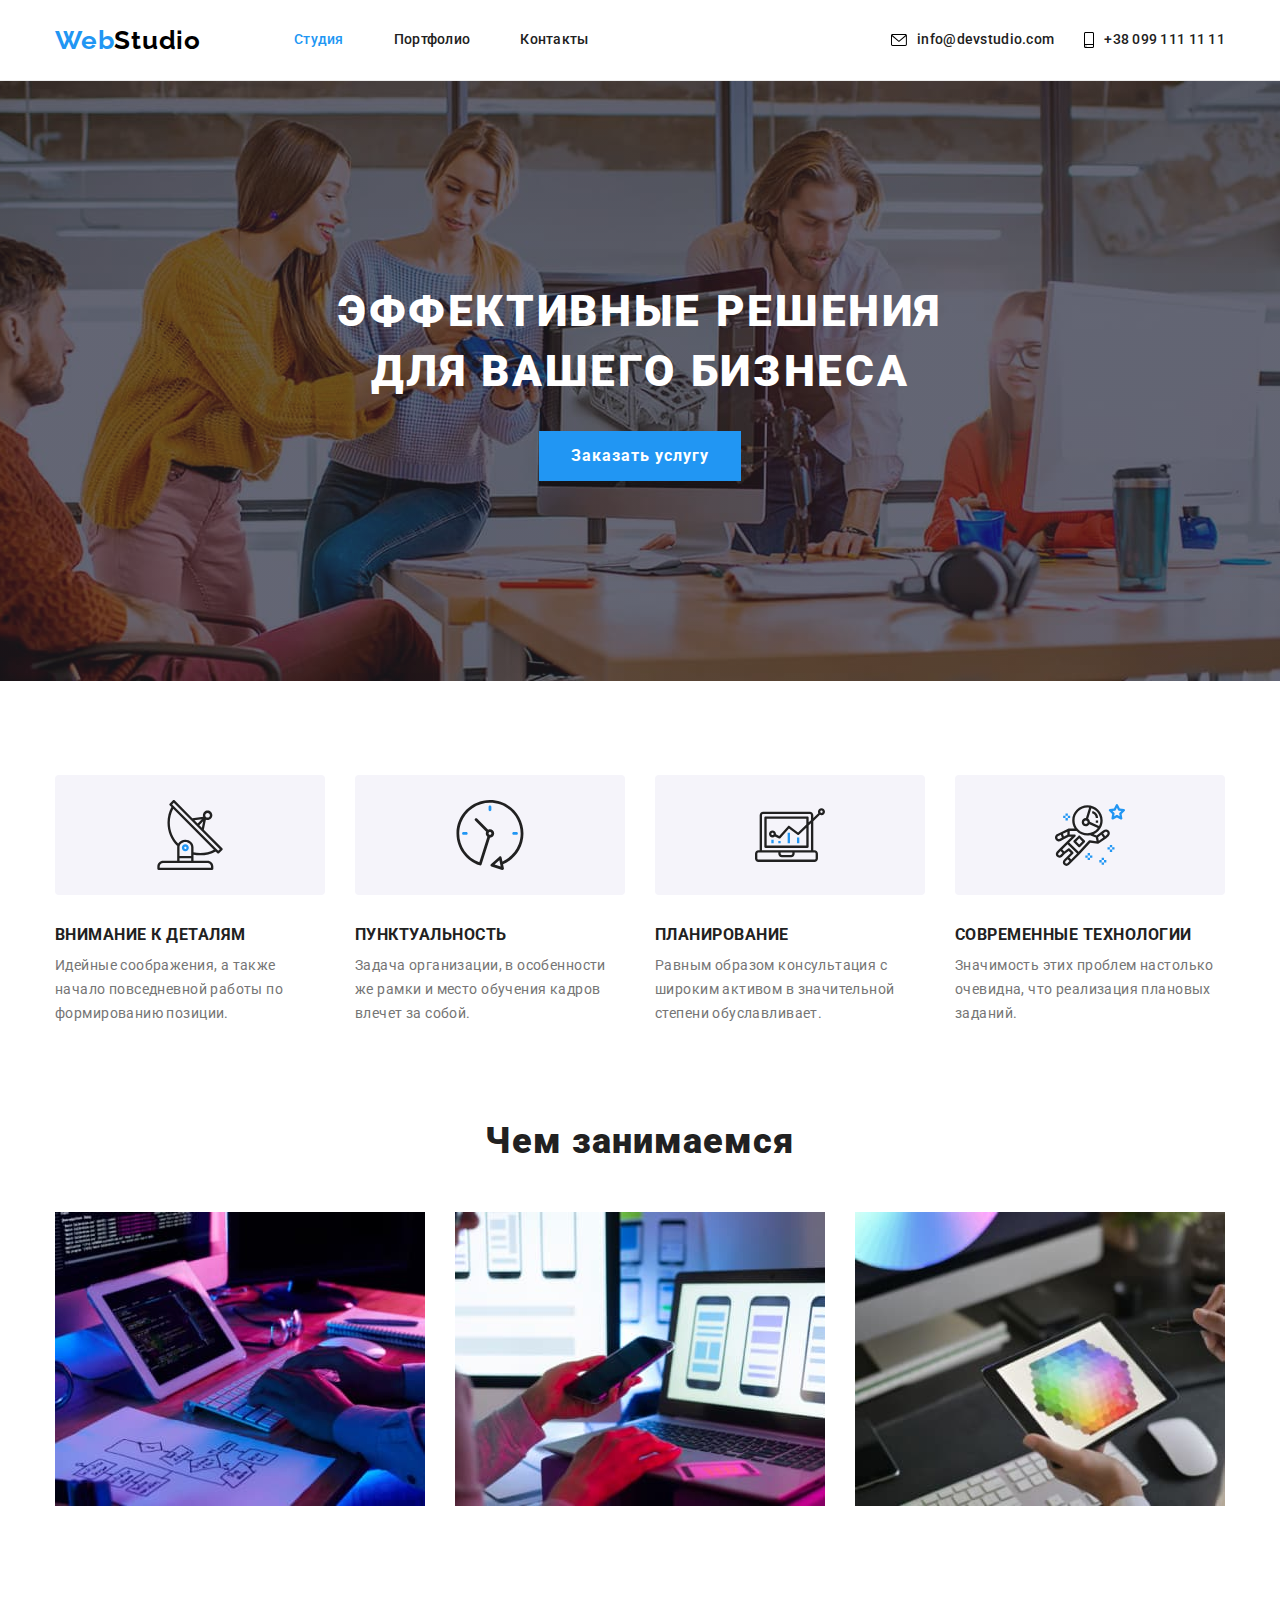
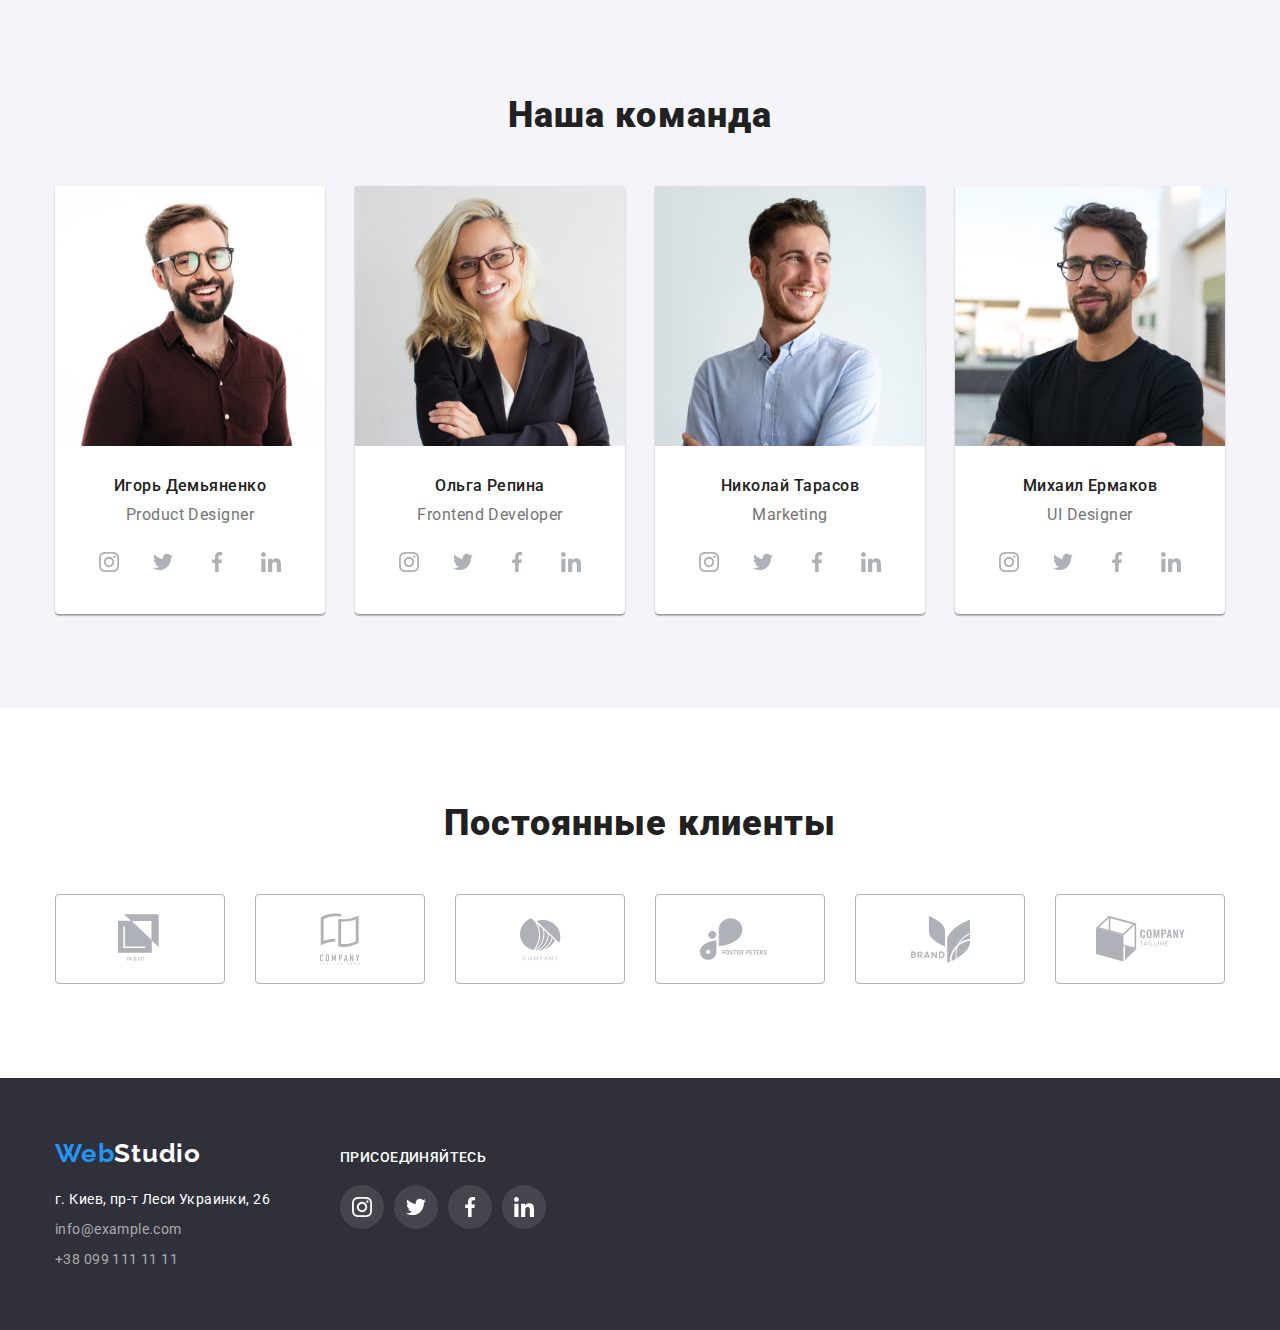
<file: index.html>
<!DOCTYPE html>
<html lang="ru">

<head>
    <meta charset="UTF-8" />
    <meta name="viewport" content="width=device-width, initial-scale=1.0" />
    <title lang="en">WebStudio</title>
    <link href="https://fonts.googleapis.com/css2?family=Roboto:wght@400;500;700;900&display=swap" rel="stylesheet">
    <link rel="stylesheet" href="https://cdnjs.cloudflare.com/ajax/libs/modern-normalize/1.0.0/modern-normalize.min.css">
    <link rel="stylesheet" href="./css/style.css">
</head>
 
<body>
    <!--шапка-->
    <header class="header">
        <div class="container header-container">
            <nav class="navigate">
                <a href="./index.html" class="link logo"><span>Web</span>Studio</a>
                <ul class="list menu site-nav">
                    <li class="menu-item"><a href="./index.html" class=" link-current">Студия</a></li>
                    <li class="menu-item"><a href="./portfolio.html" class="link menu-link">Портфолио</a></li>
                    <li class="menu-item"><a href="#contacts" class="link menu-link ">Контакты</a></li>
                </ul> 
            </nav>    
                <ul class="list menu contacts-top">
                    <li class="menu-item">
                        <a href="mailto:info@devstudio.com" class="link menu-link link-contacts">
                            <svg class="svg-item" width="16" height="12">
                                <use href="./images/sprite.svg#icon-envelope"></use>
                            </svg>
                            info@devstudio.com
                        </a>
                    </li>
                    <li class="menu-item">
                        <a href="tel:380991111111" class="link menu-link link-contacts">
                            <svg class="svg-item" width="10" height="16">
                                <use href="./images/sprite.svg#icon-smartphone"></use>
                            </svg> 
                            +38 099 111 11 11
                        </a>
                    </li>
                </ul>
        </div>
   </header>

    <main>
        <!--герой-->
        
        <section class="hero overlay">
            <div class="container hero-box ">
                <h1 class="page-title no-margin">Эффективные решения <br />для вашего бизнеса</h1>
                <button class="main-btn" type="button">Заказать услугу</button>
            </div>    
        </section>
        

        <!--особенности-->
        <section class="benefits">
            <div class="container">
                <h2 class="visually-hidden">Преимущества</h2>
                <ul class="list menu-benefits menu">
                    <li class="item">
                        <div class="icon">
                            <svg class="svg-item">
                                <use href="./images/sprite.svg#icon-antenna"></use>
                            </svg>
                        </div>
                        <h3 class="p-title no-margin">Внимание к деталям</h3>
                        <p class="text">
                            Идейные соображения, а также начало повседневной работы по
                            формированию позиции.
                        </p>
                    </li>
                    <li class="item">
                        <div class="icon">
                            <svg class="svg-item">
                                <use href="./images/sprite.svg#icon-clock"></use>
                            </svg>
                        </div>
                        <h3  class="p-title no-margin">Пунктуальность</h3>
                        <p class="text no-margin">
                            Задача организации, в особенности же рамки и место обучения кадров
                            влечет за собой.
                        </p>
                    </li>
                    <li class="item">
                        <div class="icon">
                            <svg class="svg-item">
                                <use href="./images/sprite.svg#icon-diagram"></use>
                            </svg>
                        </div>
                        <h3  class="p-title no-margin">Планирование</h3>
                        <p class="text no-margin">
                            Равным образом консультация с широким активом в значительной
                            степени обуславливает.
                        </p>
                    </li>
                    <li class="item">
                        <div class="icon">
                        <svg class="svg-item" width="70" height="70">
                            <use href="./images/sprite.svg#icon-astronaut"></use>
                        </svg>
                        </div>
                        <h3 class="p-title no-margin">Современные технологии</h3>
                        <p class="text no-margin">
                            Значимость этих проблем настолько очевидна, что реализация
                            плановых заданий.
                        </p>
                    </li>
                </ul>
            </div>
        </section>

        <!--Чем занимаемся-->
        <section class="about">
            <div class="container">
                <h2  class="section-tittle no-margin">Чем занимаемся</h2>
                <ul class="list menu menu-offers">
                    <li class="item">
                        <img src="./images/img.jpg" alt="В руках мобильный телефон" width="370"/>
                    </li>
                    <li class="item">
                        <img src="./images/box2.jpg" alt="В руках планшет" width="370"/>
                    </li>
                    <li class="item">
                        <img src="./images/box3.jpg" alt="За клавиатурой" width="370"/>
                    </li>
                </ul>
            </div>   
        </section>

        <!--Наша команда-->
        <section class="team">
            <div class="container">
                <h2 class="section-tittle no-margin">Наша команда</h2>
                <ul class="list menu menu-team">                   
                    <li class="team-card">
                        <img src="./images/pd.jpg"  alt="Игорь Демьяненко" width="270"/>
                        <div class="info">
                            <h3  class="p-title no-margin">Игорь Демьяненко</h3>
                            <p lang="en" class="text no-margin">Product Designer</p>
                            <ul class="social-list list">
                                <li class="item">
                                    <a class="link social-link light" href="https://www.instagram.com/" aria-label="Instagram">
                                        <span class="visually-hidden">Instagram</span>
                                        <svg class="social-icon">
                                            <use href="./images/sprite.svg#icon-instagram"></use>
                                        </svg>
                                    </a>
                                </li>
                                <li class="item">
                                    <a class="link social-link light" href="https://twitter.com/" aria-label="Twitter">
                                        <span class="visually-hidden">Twitter</span>
                                        <svg class="social-icon">
                                            <use href="./images/sprite.svg#icon-twitter"></use>
                                        </svg>
                                    </a>
                                </li>
                                <li class="item">
                                    <a class="link social-link light" href="https://facebook.com/" aria-label="Facebook">
                                        <span class="visually-hidden">Facebook</span>
                                        <svg class="social-icon">
                                            <use href="./images/sprite.svg#icon-facebook"></use>
                                        </svg>
                                    </a>
                                </li>
                                <li class="item">
                                    <a class="link social-link light" href="https://www.linkedin.com/" aria-label="LinkedIn">
                                        <span class="visually-hidden">LinkedIn</span>
                                        <svg class="social-icon">
                                            <use href="./images/sprite.svg#icon-linkedin"></use>
                                        </svg>
                                    </a>
                                </li>
                            </ul>   
                        </div>
                    </li>
                
                    <li class="team-card">
                        <img src="./images/fd.jpg" alt="Ольга Репина" width="270"/>
                        <div class="info">
                            <h3  class="p-title no-margin">Ольга Репина</h3>
                            <p lang="en" class="text no-margin">Frontend Developer</p>
                            <ul class="social-list list">
                                <li class="item">
                                    <a class="link social-link light" href="https://www.instagram.com/" aria-label="Instagram">
                                        <span class="visually-hidden">Instagram</span>
                                        <svg class="social-icon">
                                            <use href="./images/sprite.svg#icon-instagram"></use>
                                        </svg>
                                    </a>
                                </li>
                                <li class="item">
                                    <a class="link social-link light" href="https://twitter.com/" aria-label="Twitter">
                                        <span class="visually-hidden">Twitter</span>
                                        <svg class="social-icon">
                                            <use href="./images/sprite.svg#icon-twitter"></use>
                                        </svg>
                                    </a>
                                </li>
                                <li class="item">
                                    <a class="link social-link light" href="https://facebook.com/" aria-label="Facebook">
                                        <span class="visually-hidden">Facebook</span>
                                        <svg class="social-icon">
                                            <use href="./images/sprite.svg#icon-facebook"></use>
                                        </svg>
                                    </a>
                                </li>
                                <li class="item">
                                    <a class="link social-link light" href="https://www.linkedin.com/" aria-label="LinkedIn">
                                        <span class="visually-hidden">LinkedIn</span>
                                        <svg class="social-icon">
                                            <use href="./images/sprite.svg#icon-linkedin"></use>
                                        </svg>
                                    </a>
                                </li>
                            </ul>   
                        </div>
                    </li>
                
                    <li class="team-card">
                        <img src="./images/market.jpg" alt="Николай Тарасов" width="270" />
                        <div class="info">
                            <h3 class="p-title no-margin">Николай Тарасов</h3>
                            <p lang="en" class="text no-margin">Marketing</p>
                            <ul class="social-list list">
                                <li class="item">
                                    <a class="link social-link light" href="https://www.instagram.com/" aria-label="Instagram">
                                        <span class="visually-hidden">Instagram</span>
                                        <svg class="social-icon">
                                            <use href="./images/sprite.svg#icon-instagram"></use>
                                        </svg>
                                    </a>
                                </li>
                                <li class="item">
                                    <a class="link social-link light" href="https://twitter.com/" aria-label="Twitter">
                                        <span class="visually-hidden">Twitter</span>
                                        <svg class="social-icon">
                                            <use href="./images/sprite.svg#icon-twitter"></use>
                                        </svg>
                                    </a>
                                </li>
                                <li class="item">
                                    <a class="link social-link light" href="https://facebook.com/" aria-label="Facebook">
                                        <span class="visually-hidden">Facebook</span>
                                        <svg class="social-icon">
                                            <use href="./images/sprite.svg#icon-facebook"></use>
                                        </svg>
                                    </a>
                                </li>
                                <li class="item">
                                    <a class="link social-link light" href="https://www.linkedin.com/" aria-label="LinkedIn">
                                        <span class="visually-hidden">LinkedIn</span>
                                        <svg class="social-icon">
                                            <use href="./images/sprite.svg#icon-linkedin"></use>
                                        </svg>
                                    </a>
                                </li>
                            </ul>   
                        </div>
                    </li>
                
                    <li class="team-card">                   
                        <img src="./images/ui.jpg" alt="Михаил Ермаков" width="270"/>
                        <div class="info">
                            <h3 class="p-title no-margin">Михаил Ермаков</h3>
                            <p lang="en" class="text no-margin">UI Designer</p>
                           <ul class="social-list list">
                                <li class="item">
                                    <a class="link social-link light" href="https://www.instagram.com/" aria-label="Instagram">
                                        <span class="visually-hidden">Instagram</span>
                                        <svg class="social-icon">
                                            <use href="./images/sprite.svg#icon-instagram"></use>
                                        </svg>
                                    </a>
                                </li>
                                <li class="item">
                                    <a class="link social-link light" href="https://twitter.com/" aria-label="Twitter">
                                        <span class="visually-hidden">Twitter</span>
                                        <svg class="social-icon">
                                            <use href="./images/sprite.svg#icon-twitter"></use>
                                        </svg>
                                    </a>
                                </li>
                                <li class="item">
                                    <a class="link social-link light" href="https://facebook.com/" aria-label="Facebook">
                                        <span class="visually-hidden">Facebook</span>
                                        <svg class="social-icon">
                                            <use href="./images/sprite.svg#icon-facebook"></use>
                                        </svg>
                                    </a>
                                </li>
                                <li class="item">
                                    <a class="link social-link light" href="https://www.linkedin.com/" aria-label="LinkedIn">
                                        <span class="visually-hidden">LinkedIn</span>
                                        <svg class="social-icon">
                                            <use href="./images/sprite.svg#icon-linkedin"></use>
                                        </svg>
                                    </a>
                                </li>
                            </ul>        
                        </div>                           
                    </li>
                </ul>
            </div>    
        </section>

        <!--постоянные клиенты-->
        <section class="section clients">
            <div class="container">
                <h2 class="section-tittle">Постоянные клиенты</h2>
        
                <ul class="clients-list list">
                    <li class="item">
                        <a class="link company-link" href="https://www.google.com/" aria-label="Company YA & CO">
                            <span class="visually-hidden">YA & CO</span>
                            <svg class="company-icon" width="45" height="50">
                                <use href="./images/sprite.svg#icon-logo-company1"></use>
                            </svg>
                        </a>
                    </li>
                    <li class="item">
                        <a class="link company-link" href="https://www.google.com/" aria-label="Company TAGLINE HERE">
                            <span class="visually-hidden">TAGLINE HERE</span>
                            <svg class="company-icon" width="40" height="52">
                                <use href="./images/sprite.svg#icon-logo-company2"></use>
                            </svg>
                        </a>
                    </li>
                    <li class="item">
                        <a class="link company-link" href="https://www.google.com/" aria-label="Company COMPANY">
                            <span class="visually-hidden">COMPANY</span>
                            <svg class="company-icon" width="41" height="43">
                                <use href="./images/sprite.svg#icon-logo-company3"></use>
                            </svg>
                        </a>
                    </li>
                    <li class="item">
                        <a class="link company-link" href="https://www.google.com/" aria-label="Company FOSTER PETERS">
                            <span class="visually-hidden">FOSTER PETERS</span>
                            <svg class="company-icon" width="80" height="43">
                                <use href="./images/sprite.svg#icon-logo-company4"></use>
                            </svg>
                        </a>
                    </li>
                    <li class="item">
                        <a class="link company-link" href="https://www.google.com/" aria-label="Company BRAND">
                            <span class="visually-hidden">BRAND</span>
                            <svg class="company-icon" width="59" height="47">
                                <use href="./images/sprite.svg#icon-logo-company5"></use>
                            </svg>
                        </a>
                    </li>
                    <li class="item">
                        <a class="link company-link" href="https://www.google.com/" aria-label="Company TAGLINE">
                            <span class="visually-hidden">TAGLINE</span>
                            <svg class="company-icon" width="89" height="46">
                                <use href="./images/sprite.svg#icon-logo-company6"></use>
                            </svg>
                        </a>
                    </li>
                </ul>
            </div>
        </section>
    </main>

    <!--футер-->
    <footer class="footer">
        <div class="container">
            <div class="flex-footer">
            <div class="footer-left">                
                    <a href="./index.html" class="link logo inverse "><span>Web</span>Studio</a>
                <address id="contacts">
                    <ul class="page-futer link list">
                        <li class="item item-link white-link ">
                            <a href="https://goo.gl/maps/ifoA3qWjALRfbkiX9" target="_blank" rel="noopener noreferer" class="link">г. Киев,
                                пр-т Леси Украинки, 26</a>
                        </li>
                        <li class=" item item-link">
                            <a class="contacts link" href="mailto:info@example.com">info@example.com</a>
                        </li>
                        <li class=" item item-link">
                            <a class="contacts link" href="tel:380991111111">+38 099 111 11 11</a>
                        </li>
                    </ul>
                </address>
            </div>
            <div class="center-footer">
                <h2 class="title">Присоединяйтесь</h2>
                <ul class="social-list list">
                    <li class="item">
                        <a class="link social-link dark" href="https://www.instagram.com/" aria-label="Instagram">
                            <span class="visually-hidden">Instagram</span>
                            <svg class="social-icon">
                                <use href="./images/sprite.svg#icon-instagram" ></use>
                            </svg>
                        </a>
                    </li>
                    <li class="item">
                        <a class="link social-link dark" href="https://twitter.com/" aria-label="Twitter">
                            <span class="visually-hidden">Twitter</span>
                            <svg class="social-icon">
                                <use href="./images/sprite.svg#icon-twitter"></use>
                            </svg>
                        </a>
                    </li>
                    <li class="item">
                        <a class="link social-link dark" href="https://facebook.com/" aria-label="Facebook">
                            <span class="visually-hidden">Facebook</span>
                            <svg class="social-icon">
                                <use href="./images/sprite.svg#icon-facebook"></use>
                            </svg>
                        </a>
                    </li>
                    <li class="item">
                        <a class="link social-link dark" href="https://www.linkedin.com/" aria-label="LinkedIn">
                            <span class="visually-hidden">LinkedIn</span>
                            <svg class="social-icon">
                                <use href="./images/sprite.svg#icon-linkedin"></use>
                            </svg>
                        </a>
                    </li>
                </ul>
            </div>
            </div>
        </div>    
    </footer>
</body>

</html>
</file>
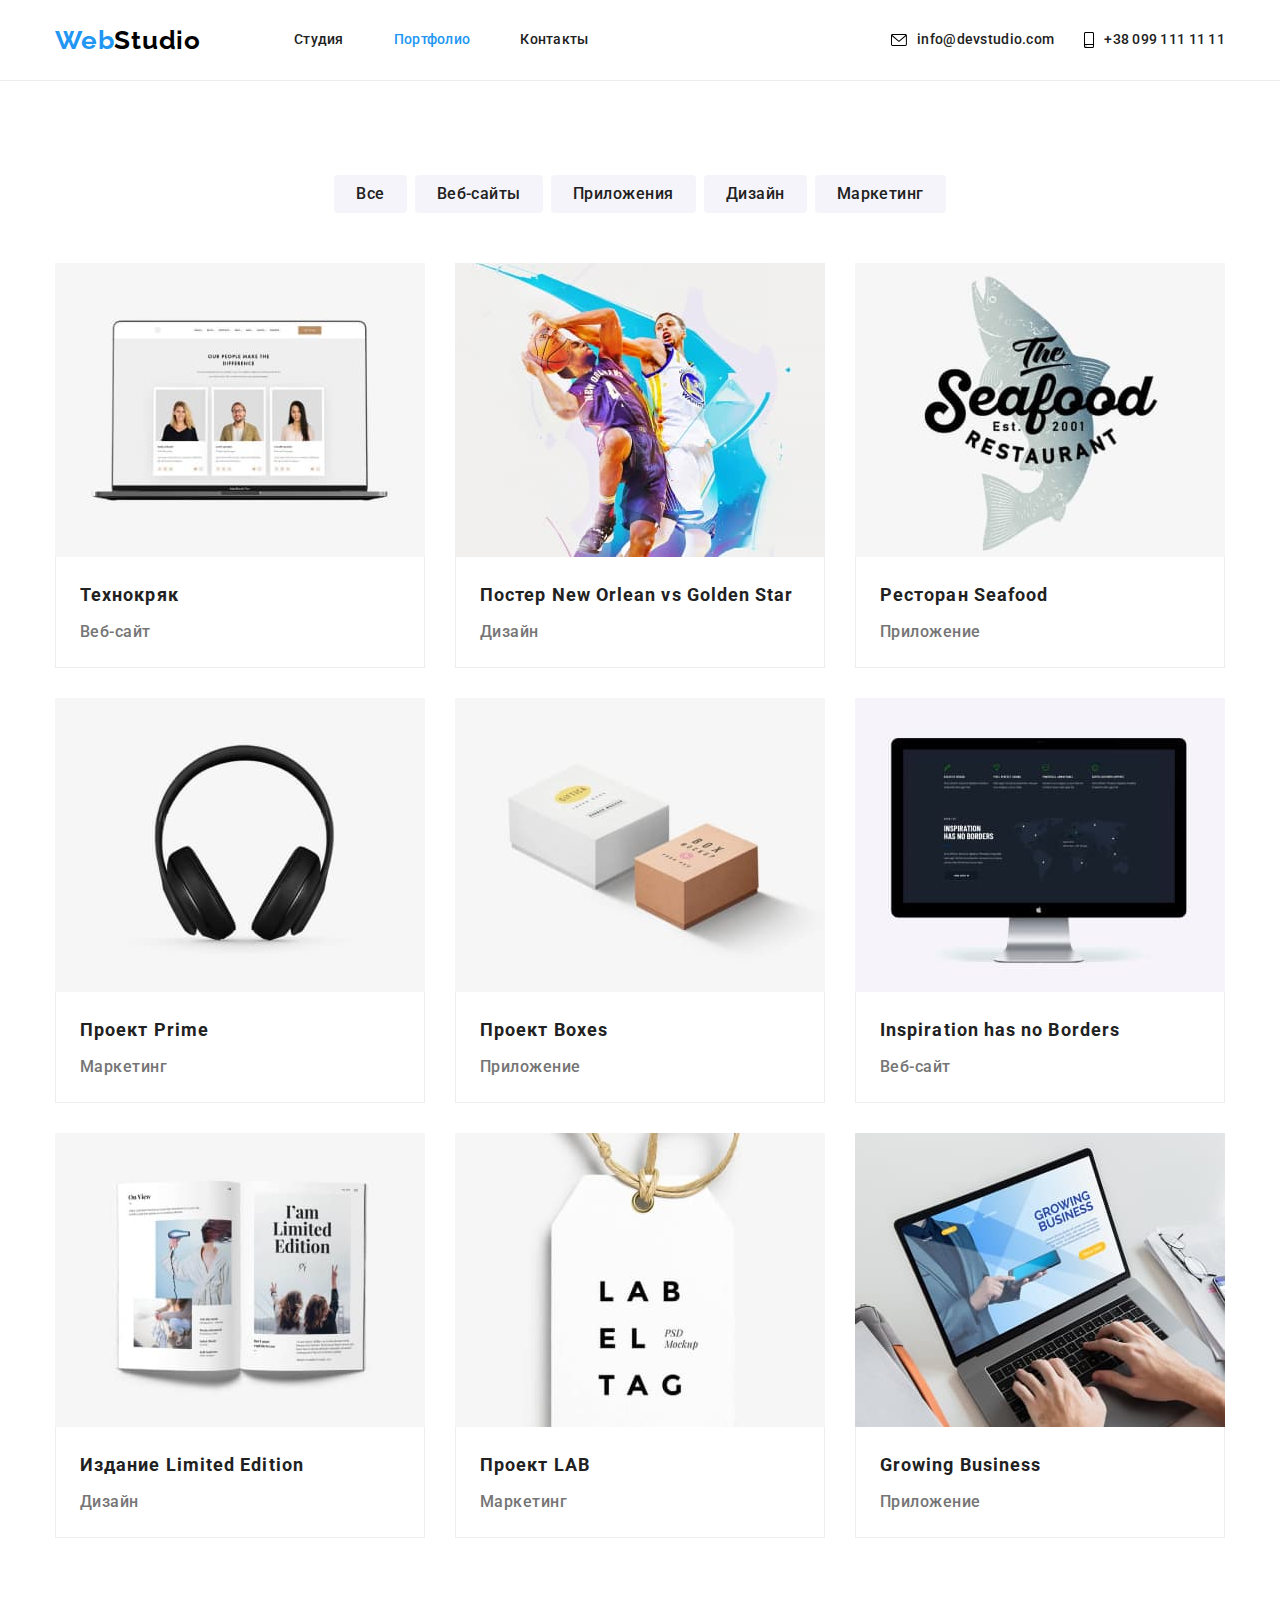
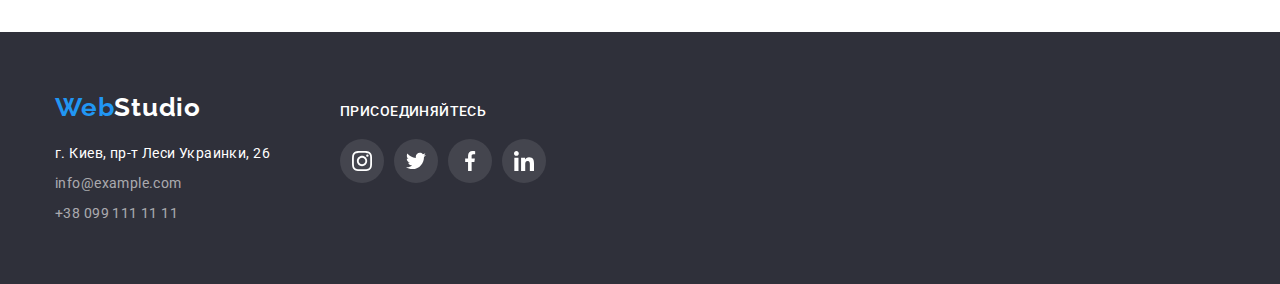
<file: portfolio.html>
<!DOCTYPE html>
<html lang="ru">

<head>
    <meta charset="UTF-8" />
    <meta name="viewport" content="width=device-width, initial-scale=1.0" />
    <title lang="en">WebStudio</title>
    <link href="https://fonts.googleapis.com/css2?family=Roboto:wght@400;500;700;900&display=swap" rel="stylesheet">
    <link rel="stylesheet"
        href="https://cdnjs.cloudflare.com/ajax/libs/modern-normalize/1.0.0/modern-normalize.min.css">
    <link rel="stylesheet" href="./css/style.css">
</head>

<body>
    <!--шапка-->
    <header class="header">
        <div class="container header-container">
            <nav class="navigate">
                <a href="./index.html" class="link logo"><span>Web</span>Studio</a>
                <ul class="list menu site-nav">
                    <li class="menu-item"><a href="./index.html" class="link menu-link">Студия</a></li>
                    <li class="menu-item"><a href="./portfolio.html" class="link-current">Портфолио</a></li>
                    <li class="menu-item"><a href="#contacts" class="link menu-link ">Контакты</a></li>
                </ul>
            </nav>
            <ul class="list menu contacts-top">
                <li class="menu-item">
                    <a href="mailto:info@devstudio.com" class="link menu-link link-contacts">
                        <svg class="svg-item" width="16" height="12">
                            <use href="./images/sprite.svg#icon-envelope"></use>
                        </svg>
                        info@devstudio.com
                    </a>
                </li>
                <li class="menu-item">
                    <a href="tel:380991111111" class="link menu-link link-contacts">
                        <svg class="svg-item" width="10" height="16">
                            <use href="./images/sprite.svg#icon-smartphone"></use>
                        </svg>
                        +38 099 111 11 11
                    </a>
                </li>
            </ul>
        </div>
    </header>

    <main>
        <!--шапка портфолио-->
        <section class="section-portfolio">
            <div class="container">
                <h1 class="visually-hidden no-margin">Портфолио</h1>
                <ul class="list menu menu-filters">
                    <li class="item "><button class="btn" type="button">Все</button></li>
                    <li class="item"><button class="btn" type="button">Веб-сайты</button></li>
                    <li class="item"><button class="btn" type="button">Приложения</button></li>
                    <li class="item"><button class="btn" type="button">Дизайн</button></li>
                    <li class="item"><button class="btn" type="button">Маркетинг</button></li>
                </ul>

                <ul class="list list-portfolio">
                    <li class="item-card"> 
                        <a class="img-card">
                                <img src="./images/tehno.jpg" alt="Наши люди">                       
                            <div class="info-portfolio">
                                <h2 class="tittle">Технокряк</h2>
                                <p class="text">Веб-сайт</p>
                            </div>
                        </a>
                    </li>
                
                    <li class="item-card">
                        <a class="img-card">
                            <img src="./images/poster.jpg" alt="Игра в баскетбол">                            
                            <div class="info-portfolio">
                                <h2 class="tittle">Постер New Orlean vs Golden Star</h2>
                                <p class="text">Дизайн</p>
                            </div>
                        </a>
                    </li>
                
                
                    <li class="item-card">
                        <a class="img-card">
                            <img src="./images/resto.jpg" alt="Рыба">
                            <div class="info-portfolio">
                                <h2  class="tittle">Ресторан Seafood</h2>
                                <p class="text">Приложение</p>
                            </div>
                        </a>
                    </li>
                
                
                    <li class="item-card">
                        <a class="img-card">
                            <img src="./images/prime.jpg" alt="Наушники">
                            <div class="info-portfolio">
                                <h2  class="tittle">Проект Prime</h2>
                                <p class="text">Маркетинг</p>
                            </div>
                        </a>
                    </li>
                
                    <li class="item-card">
                        <a class="img-card">
                            <img src="./images/box-project.jpg" alt="Коробка">
                            <div class="info-portfolio">
                                <h2  class="tittle">Проект Boxes</h2>
                                <p class="text">Приложение</p>
                            </div>
                        </a>
                    </li>
                
                    <li class="item-card">
                        <a class="img-card">
                            <img src="./images/Inspiration.jpg" alt="Монитор">
                            <div class="info-portfolio">
                                <h2  class="tittle">Inspiration has no Borders</h2>
                                <p class="text">Веб-сайт</p>
                            </div> 
                         </a>                           
                    </li>
                
                    <li class="item-card">
                        <a class="img-card">
                            <img src="./images/limited.jpg" alt="Книга">
                            <div class="info-portfolio">
                                <h2  class="tittle">Издание Limited Edition</h2>
                                <p class="text">Дизайн</p>
                            </div> 
                        </a>                             
                    </li>
                
                    <li class="item-card">
                        <a class="img-card">
                            <img src="images/lab.jpg" alt="Брелок">
                            <div class="info-portfolio">
                                <h2 class="tittle">Проект LAB</h2>
                                <p class="text">Маркетинг</p>
                            </div> 
                         </a>                            
                    </li>
                
                    <li class="item-card">
                        <a class="img-card">
                            <img src="./images/business.jpg" alt="За ноутбуком">
                            <div class="info-portfolio">
                                <h2  class="tittle">Growing Business</h2>
                                <p class="text">Приложение</p>
                            </div> 
                         </a>                            
                    </li>
                </ul>
            </div>
        </section>
    </main>

    <!--футер--> 
    <!-- <a href="./index.html"class="link">WebStudio"</a> -->
    <footer class="footer">
        <div class="container">
            <div class="flex-footer">
                <div class="footer-left">
                    <a href="./index.html" class="link logo inverse "><span>Web</span>Studio</a>
                    <address id="contacts">
                        <ul class="page-futer link list">
                            <li class="item item-link white-link ">
                                <a href="https://goo.gl/maps/ifoA3qWjALRfbkiX9" target="_blank" rel="noopener noreferer"
                                    class="link">г. Киев,
                                    пр-т Леси Украинки, 26</a>
                            </li>
                            <li class=" item item-link">
                                <a class="contacts link" href="mailto:info@example.com">info@example.com</a>
                            </li>
                            <li class=" item item-link">
                                <a class="contacts link" href="tel:380991111111">+38 099 111 11 11</a>
                            </li>
                        </ul>
                    </address>
                </div>
                <div class="center-footer">
                    <h2 class="title">Присоединяйтесь</h2>
                    <ul class="social-list list">
                        <li class="item">
                            <a class="link social-link dark" href="https://www.instagram.com/" aria-label="Instagram">
                                <span class="visually-hidden">Instagram</span>
                                <svg class="social-icon">
                                    <use href="./images/sprite.svg#icon-instagram"></use>
                                </svg>
                            </a>
                        </li>
                        <li class="item">
                            <a class="link social-link dark" href="https://twitter.com/" aria-label="Twitter">
                                <span class="visually-hidden">Twitter</span>
                                <svg class="social-icon">
                                    <use href="./images/sprite.svg#icon-twitter"></use>
                                </svg>
                            </a>
                        </li>
                        <li class="item">
                            <a class="link social-link dark" href="https://facebook.com/" aria-label="Facebook">
                                <span class="visually-hidden">Facebook</span>
                                <svg class="social-icon">
                                    <use href="./images/sprite.svg#icon-facebook"></use>
                                </svg>
                            </a>
                        </li>
                        <li class="item">
                            <a class="link social-link dark" href="https://www.linkedin.com/" aria-label="LinkedIn">
                                <span class="visually-hidden">LinkedIn</span>
                                <svg class="social-icon">
                                    <use href="./images/sprite.svg#icon-linkedin"></use>
                                </svg>
                            </a>
                        </li>
                    </ul>
                </div>
            </div>
        </div>
    </footer>
</body>

</html>
</file>
<file: css/style.css>
/* raleway-regular - latin */
@font-face {
  font-family: "Raleway";
  font-style: normal;
  font-weight: 400;
  src: url("../fonts/raleway-v18-latin/raleway-v18-latin-regular.eot"); /* IE9 Compat Modes */
  src: local(""),
    url("../fonts/raleway-v18-latin/raleway-v18-latin-regular.eot?#iefix")
      format("embedded-opentype"),
    /* IE6-IE8 */
      url("../fonts/raleway-v18-latin/raleway-v18-latin-regular.woff2")
      format("woff2"),
    /* Super Modern Browsers */
      url("../fonts/raleway-v18-latin/raleway-v18-latin-regular.woff")
      format("woff"),
    /* Modern Browsers */
      url("../fonts/raleway-v18-latin/raleway-v18-latin-regular.ttf")
      format("truetype"),
    /* Safari, Android, iOS */
      url("../fonts/raleway-v18-latin/raleway-v18-latin-regular.svg#Raleway")
      format("svg"); /* Legacy iOS */
}
/* raleway-700 - latin */
@font-face {
  font-family: "Raleway";
  font-style: normal;
  font-weight: 700;
  src: url("../fonts/raleway-v18-latin/raleway-v18-latin-700.eot"); /* IE9 Compat Modes */
  src: local(""),
    url("../fonts/raleway-v18-latin/raleway-v18-latin-700.eot?#iefix")
      format("embedded-opentype"),
    /* IE6-IE8 */ url("../fonts/raleway-v18-latin/raleway-v18-latin-700.woff2")
      format("woff2"),
    /* Super Modern Browsers */
      url("../fonts/raleway-v18-latin/raleway-v18-latin-700.woff")
      format("woff"),
    /* Modern Browsers */
      url("../fonts/raleway-v18-latin/raleway-v18-latin-700.ttf")
      format("truetype"),
    /* Safari, Android, iOS */
      url("../fonts/raleway-v18-latin/raleway-v18-latin-700.svg#Raleway")
      format("svg"); /* Legacy iOS */
}

:root {
  --main-text-color: #757575;
  --title-text-color: #212121;
  --accent-text-color: #2196f3;
  --black: #000000;
  --white: #ffffff;
  --bc-color: #2f303a;
  --for-team: #f5f4fa;
  --division-line-color: #ececec;
  --border-line-color: #eeeeee;
  --social-link-color-default: #afb1b8;
  --transparent-white-light: rgba(255, 255, 255, 0.6);
  --transparent-white-dark: rgba(255, 255, 255, 0.1);
}

html {
  box-sizing: border-box;
}

body {
  font-family: "Roboto", sans-serif;
  font-weight: 500;
  font-size: 14px;
  line-height: 1.71;
  letter-spacing: 0.03em;
  color: var(--main-text-color);
}
/* 
h1,
h2,
h3,
p {
  margin-top: 0;
} */

img {
  display: block;
  max-width: 100%;
  height: auto;
}

.no-margin {
  margin-top: 0;
}
.text {
  margin: 0;
}

.visually-hidden {
  position: absolute !important;
  clip: rect(1px 1px 1px 1px);
  clip: rect(1px, 1px, 1px, 1px);
  padding: 0 !important;
  border: 0 !important;
  height: 1px !important;
  width: 1px !important;
  overflow: hidden;
}

.container {
  width: 1200px;
  padding-left: 15px;
  padding-right: 15px;
  margin-right: auto;
  margin-left: auto;
  /* border: 2px solid tomato; */
}

.header {
  border-bottom: 1px solid var(--division-line-color);
}

.list {
  list-style: none;
  margin: 0;
  padding: 0;
}

.link {
  display: block;
  color: inherit;
  text-decoration: none;
}

.link-current {
  display: block;
  padding-top: 32px;
  padding-bottom: 32px;
  font-family: "Roboto", sans-serif;
  font-weight: 500;
  font-size: 14px;
  line-height: 1.14;
  letter-spacing: 0.02em;
  color: var(--accent-text-color);
  text-decoration: none;
}

.page-futer > .white-link {
  color: var(--white);
}

.link-contacts:hover,
.link-contacts:focus {
  color: var(--accent-text-color);
  fill: var(--accent-text-color);
}
/* 
.site-nav,
.contacts-top  */

.menu-item .menu-link,
.menu-item .link {
  display: flex;
  justify-content: center;
  align-items: center;
  /* display: block;
  align-items: center; */
  /* padding-top: 20px;
  padding-bottom: 20px; */
}

/* .site-nav .menu-item:hover:after,
.site-nav .menu-item:focus:after,
.link-current::after {
  content: "";
  display: block;
  width: 100%;
  height: 4px;
  border-radius: 2px;
  background-color: var(--accent-text-color);
  margin-top: 28px;
} */

/* overlay */

.hero.overlay {
  max-width: 1600px;
  height: 600px;
  margin-left: auto;
  margin-right: auto;

  background-image: linear-gradient(
      to right,
      rgba(47, 48, 58, 0.4),
      rgba(47, 48, 58, 0.4)
    ),
    url("../images/img-hero.jpg");
  background-repeat: no-repeat;
  background-position: center;
  background-size: cover;
}

.btn {
  display: inline-block;
  border: 0px solid transparent;
  border-radius: 4px;
  /* min-width: 103px; */
  padding: 6px 22px;
  font-weight: 500;
  font-size: 16px;
  line-height: 1.63;
  text-align: center;
  letter-spacing: 0.03em;
  color: var(--title-text-color);
  background-color: var(--for-team);
  cursor: pointer;
}

.btn:hover,
.btn:focus {
  display: inline-block;
  border: 0px solid transparent;
  border-radius: 4px;
  /* min-width: 103px; */
  padding: 6px 22px;
  font-weight: 500;
  font-size: 16px;
  line-height: 1.62;
  text-align: center;
  letter-spacing: 0.03em;
  color: var(--white);
  background-color: var(--accent-text-color);
}

.main-btn {
  display: inline-block;
  text-align: center;
  border: 0px solid transparent;
  margin-top: 0;
  margin-bottom: 0;
  padding: 10px 32px;
  /* width: 200px;
height: 51.64px; */

  font-size: 16px;
  font-weight: 700;
  line-height: 1.875;
  letter-spacing: 0.06em;

  background-color: var(--accent-text-color);
  color: var(--white);
  cursor: pointer;
}

.menu-link {
  display: block;
  padding-top: 32px;
  padding-bottom: 32px;
  font-family: "Roboto", sans-serif;
  font-weight: 500;
  font-size: 14px;
  line-height: 1.14;
  letter-spacing: 0.02em;
  color: var(--title-text-color);
}

.page-title {
  text-align: center;
  /* margin-top: 0; */
  /* display: inline-block; */
  margin-bottom: 30px;

  font-family: "Roboto", sans-serif;
  font-weight: 900;
  font-size: 44px;
  line-height: 1.364;
  text-align: center;
  letter-spacing: 0.06em;
  text-transform: uppercase;
  color: var(--white);
}

.item .p-title {
  margin-bottom: 10px;
  font-weight: 700;
  font-size: 16px;
  line-height: 1.187;
  letter-spacing: 0.03em;
  text-transform: uppercase;
  color: var(--title-text-color);
}

.section-tittle {
  margin-top: 0%;
  margin-bottom: 50px;

  font-family: "Roboto", sans-serif;
  font-weight: 900;
  font-size: 36px;
  line-height: 1.17;
  text-align: center;
  letter-spacing: 0.03em;
  color: var(--title-text-color);
}

.menu-benefits > .p-title {
  margin-bottom: 10px;

  font-family: "Roboto", sans-serif;
  font-weight: 700;
  font-size: 14px;
  line-height: 1.14;
  letter-spacing: 0.03em;
  text-transform: uppercase;
  color: var(title-text-color);
}

.page-futer {
  font-family: "Roboto", sans-serif;
  font-style: normal;
  font-size: 14px;
  line-height: 1.71;
  letter-spacing: 0.03em;
  color: var(--white);
}

.logo {
  display: flex;
  align-items: center;

  font-family: "Raleway", sans-serif;
  font-weight: 700;
  font-size: 26px;
  line-height: 1.19;
  font-style: normal;
  letter-spacing: 0.03em;
  color: var(--black);
}

.logo > span {
  color: var(--accent-text-color);
}

.logo.inverse {
  display: flex;
  margin-bottom: 20px;
  color: var(--white);
}

.menu {
  display: inline-flex;
}

.site-nave .menu-item:not(:last-child) {
  margin-right: 50px;
}

.contacts-top .menu-item:not(:last-child) {
  margin-right: 30px;
}

.menu-item {
  display: flex;
  align-items: center;
}

.menu-item .svg-item {
  margin-right: 10px;
  fill: inherit;
}

.menu-link .header-container {
  display: inline-flex;
  align-items: center;
}

.header {
  /* padding-top: 32px;
  padding-bottom: 32px; */
  background-color: var(--dark-bg);
}

.navigate {
  display: flex;
  align-items: center;
}

.header-container {
  display: flex;
  align-items: center;
  /* border: ; */
}

.site-nav {
  display: flex;
  margin-left: 93px;
  align-items: center;
}

.site-nav .menu-item + .menu-item {
  margin-left: 50px;
}

.contacts-top {
  display: flex;
  margin-left: auto;
  align-items: center;
}

.footer {
  background-color: var(--bc-color);
}

.hero-box {
  /* max-width: 665px; */
  align-items: center;
  display: flex;
  flex-direction: column;
  justify-content: center;
  text-align: center;
  padding-top: 200px;
  padding-bottom: 200px;
}

.about,
.benefits,
.team,
.section-portfolio,
.clients {
  padding-top: 94px;
}
.section-portfolio,
.clients,
.about {
  padding-bottom: 94px;
}
.team {
  padding-top: 94px;
  padding-bottom: 94px;
}

.menu-benefits > .item + .item {
  margin-left: 30px;
}

.menu-benefits > .item {
  width: calc((100%- 3 * 30px) / 4);
}

.menu-benefits .text {
  margin-top: 0;
  margin-bottom: 0;
  font-weight: 400;
  font-size: 14px;
  line-height: 1.71;
}

.menu-benefits .icon {
  display: flex;
  justify-content: center;
  align-items: center;
  height: 120px;
  width: 270px;
  margin-bottom: 30px;
  border-radius: 4px;
  background-color: var(--for-team);
}

.menu-benefits .svg-item {
  width: 70px;
  height: 70px;
  margin: auto;
}

/* .icon-antenna::before,
.icon-clock::before,
.icon-diagram::before,
.icon-astronaut::before {
  display: block;
  content: "";
  height: 120px;
  background-size: 70px;
  background-position: center;
  background-repeat: no-repeat;
  background-color: var(--for-team);
  margin-bottom: 30px;
} */
/* 
.icon-antenna::before {
  background-image: url(../images/antenna.svg);
}

.icon-clock::before {
  background-image: url(../images/clock.svg);
}

.icon-diagram::before {
  background-image: url(../images/diagram.svg);
}

.icon-astronaut::before {
  background-image: url(../images/astronaut.svg);
} */

.menu-offers {
  display: flex;
}
.menu-offers > .item {
  width: calc((100%- 60px) / 3);
}
.menu-offers > .item + .item {
  margin-left: 30px;
}

.team {
  background-color: var(--for-team);
}
.menu-team {
  display: flex;
  /* padding: -30px 0; */
  background-color: var(--primary-bg-color);
}

.menu-team > .team-card {
  width: calc((100% - 90px) / 4);

  /* box-shadow: 0px 1px 3px rgba(0, 0, 0, 0.12), 0px 1px 1px rgba(0, 0, 0, 0.14), 0px 2px 1px rgba(0, 0, 0, 0.2); */
  border-radius: 0px 0px 4px 4px;
}

.team-card {
  box-shadow: 0px 1px 3px rgba(0, 0, 0, 0.12), 0px 1px 1px rgba(0, 0, 0, 0.14),
    0px 2px 1px rgba(0, 0, 0, 0.2);
  border-radius: 0px 0px 4px 4px;
  background: var(--white);
}

.menu-team > .team-card + .team-card {
  margin-left: 30px;
}

.menu-team .info {
  padding: 30px 32px;
}

.info .p-title {
  margin-bottom: 10px;

  font-weight: 500;
  font-size: 16px;
  line-height: 1.19;

  text-align: center;
  letter-spacing: 0.03em;
  color: var(--title-text-color);
}

.info > .text {
  margin-bottom: 16px;

  font-weight: 400;
  font-size: 16px;
  line-height: 1.19;

  text-align: center;
  letter-spacing: 0.03em;

  color: var(-main-text-color);
}

.clients-list {
  display: flex;
}
.clients-list > .item {
  width: calc((100%-150px) / 6);
}
.clients-list > .item + .item {
  margin-left: 30px;
}
.clients-list .company-link {
  display: flex;
  justify-content: center;
  align-items: center;
  width: 170px;
  height: 90px;

  color: var(--social-link-color-default);
  border: 1px solid currentColor;
  border-radius: 4px;

  fill: currentColor;
}

.clients-list .company-link:hover {
  color: var(--accent-text-color);
}

.footer-left {
  /* display: flex; */
  /* align-items: ; */
  padding-bottom: 60px;
  padding-top: 60px;
  margin-right: 70px;
}

.page-futer .item-link + .item-link {
  margin-top: 9px;
}

.address {
  color: var(--white);
}

.item-link {
  font-weight: normal;
  font-size: 14px;
  line-height: 1.5;
  letter-spacing: 0.03em;
  color: rgba(255, 255, 255, 0.6);
}

.center-footer .title {
  margin-top: 0;
  margin-bottom: 20px;
  font-weight: 500;
  font-size: 14px;
  line-height: 1.142;
  letter-spacing: 0.03em;
  text-transform: uppercase;

  color: var(--white);
}

.social-list {
  display: flex;
  justify-content: center;
  margin-top: px;
}

.social-list .social-icon {
  width: 20px;
  height: 20px;
}

.item {
  display: block;
}

.team-card {
  display: block;
}

.social-list .social-link {
  display: inline-flex;
  justify-content: center;
  align-items: center;
  width: 44px;
  height: 44px;
  border-radius: 50%;
}
.social-list > .item + .item {
  margin-left: 10px;
}
.light {
  fill: var(--social-link-color-default);
}
.social-link.light:hover {
  fill: var(--white);
  background-color: var(--accent-text-color);
}

.social-link.dark {
  fill: var(--white);
  background-color: var(--transparent-white-dark);
}
.social-link.dark:hover {
  background-color: var(--accent-text-color);
}
.flex-footer {
  display: flex;
  align-items: baseline;
}

.menu-filters {
  display: flex;
  justify-content: center;
  margin-bottom: 50px;
}
.menu-filters > .item + .item {
  margin-left: 8px;
}

.list-portfolio {
  display: flex;
  flex-wrap: wrap;

  /* margin-right: -30px;
  margin-bottom: -30px; */
}

.info-portfolio .tittle {
  margin-top: 0;
  margin-bottom: 4px;
  font-weight: 700;
  font-size: 18px;
  line-height: 2;
  letter-spacing: 0.06em;
  color: var(--title-text-color);
}

.info-portfolio {
  padding: 20px 24px;
  border-style: solid;
  border-width: 0 1px 1px 1px;
  box-sizing: border-box;
  border-color: var(--border-line-color);
}

.list-portfolio > .item-card:nth-child(3n) {
  margin-right: 0;
}

.list-portfolio > .item-card:nth-last-child(-n + 3) {
  margin-bottom: 0;
}

.item-card {
  flex-basis: calc((100% - 60px) / 3);
  display: flex;
  margin-right: 30px;
  margin-bottom: 30px;
  background: var(--white);
}

.info-portfolio .text {
  font-size: 16px;
  line-height: 1.87;
  letter-spacing: 0.03em;
}
.img-card {
  display: block;
}

.img-card:hover {
  border: 1px solid #eeeeee;
  /* box-sizing: border-box; */
  box-shadow: 0px 1px 1px rgba(0, 0, 0, 0.12), 0px 4px 4px rgba(0, 0, 0, 0.06),
    1px 4px 6px rgba(0, 0, 0, 0.16);
}

/* 
.item-card:nth-child(3n) {
  margin-right: 0;
}

.item-card:nth-last-child(-n + 3) {
  margin-bottom: 0;
} */

/* .list-portfolio .item-card {
  width: 370px;
} */
/* 
.section-portfolio {
  padding-top: 94px;
  padding-bottom: 94px;
} */
</file>
